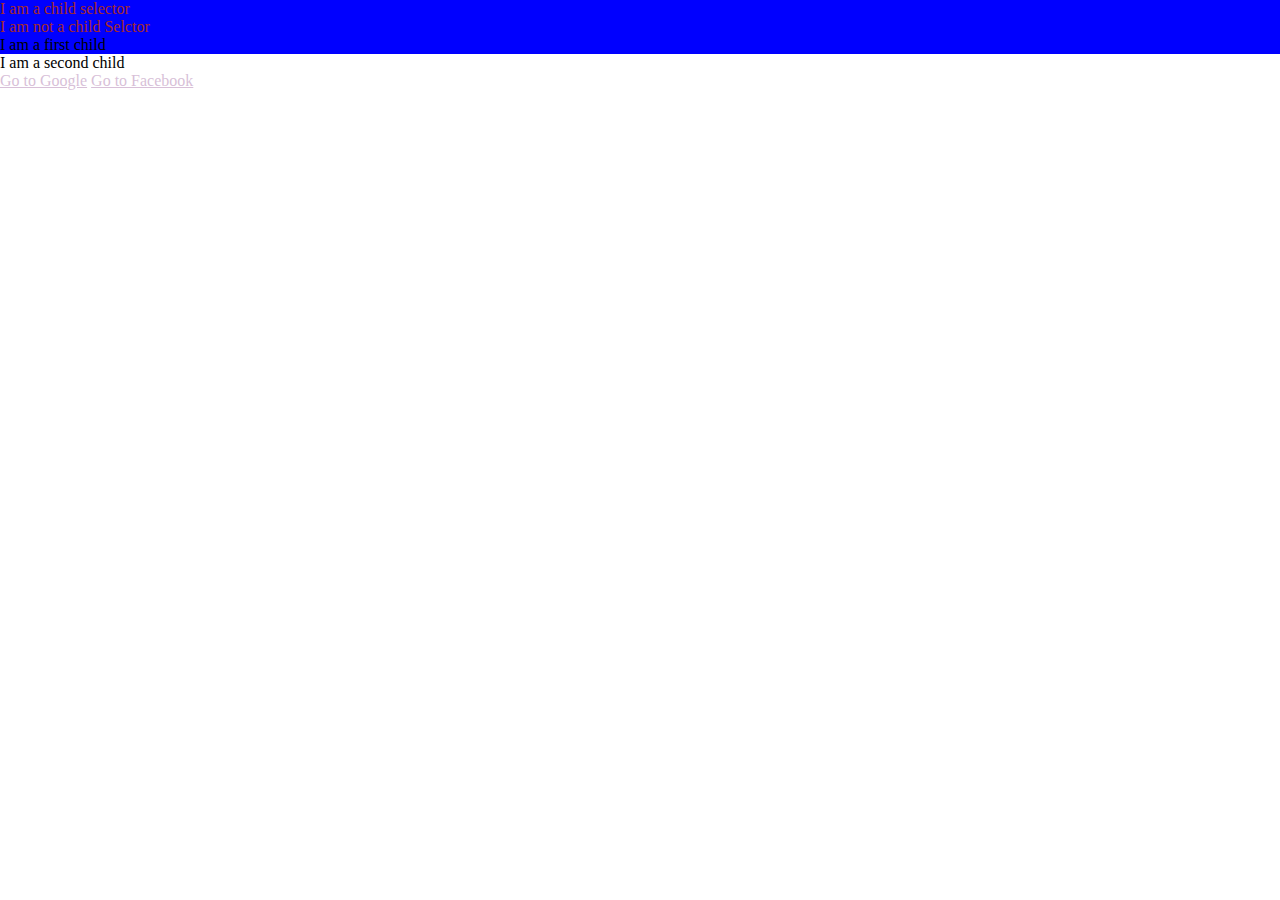
<file: index.html>
<!DOCTYPE html>
<html lang="en">

<head>
    <meta charset="UTF-8">
    <meta name="viewport" content="width=device-width, initial-scale=1.0">
    <title>Css Selector</title>
</head>

<body>
   
    <style>

        /* Child Selector */
    div > p{
        color: thistle;
    }
    /* <!-- Descedent Selector --> */

    div p{
        color: brown;
        background-color: yellow;
    }

    /* Universal Selector */
    *{
        margin: 0;
        padding: 0;
    }

    /* pseudo selectors */
    a:visited{
        color: red;
    }
    a:link{
        color: thistle;
    }
    a:active{
        background-color: yellow;
    }

    a:hover{
        background-color: green;
    }
    p:first-child{
        background-color: blue;
    }

    </style>

    <div>
        <p>
            I am a child selector
        </p>
    </div>

    <div>
        <article>
            <p>I am not a child Selctor</p>
        </article>
    </div>

    <main>
        <p>I am a first child</p>
        <p>I am a second child</p>
    </main>

    <a target="_blank" href="https://google.com">Go to Google</a>
    <a target="_blank" href="https://facebook.com">Go to Facebook</a>

</body>

</html>
</file>
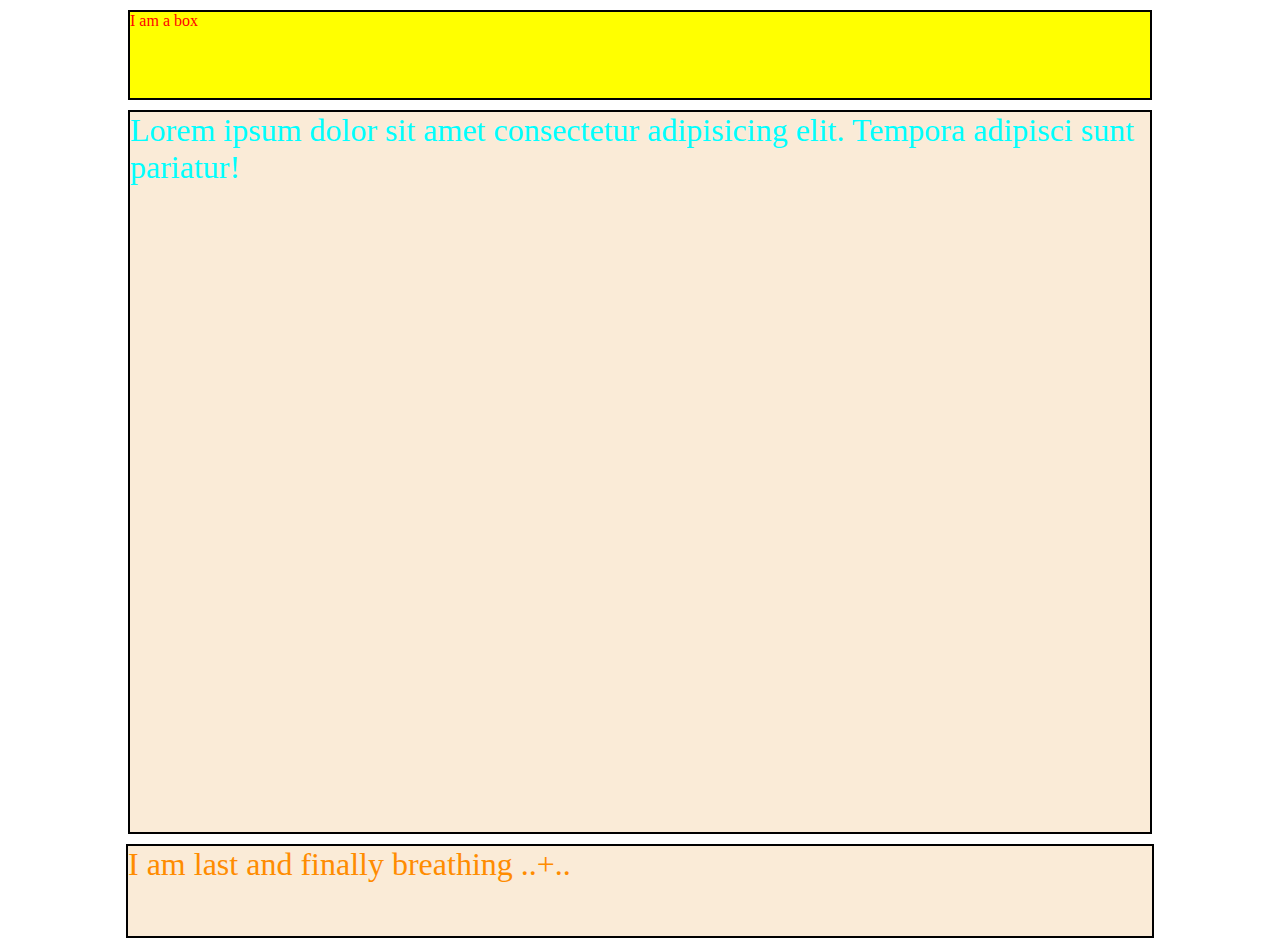
<file: practise/index.html>
<!DOCTYPE html>
<html lang="en">

<head>
    <meta charset="UTF-8">
    <meta name="viewport" content="width=device-width, initial-scale=1.0">
    <title>CSS units</title>
</head>

<body>

    <style>

        /*  rem stands for root element and inherists the property of root
            em stands for element and inherits the property of parent */

        html{
            /* font-size: 22px; */
        }


        * {
            margin: 0;
            padding: 0;
        }

        .box {
            box-sizing: border-box;
            border: 2px solid black;
            color: red;
            background-color: yellow;
            margin: 10px auto;
            width: 80vw;
            min-height: 10vh;
            
        }

        .container {
            box-sizing: border-box;
            color: aqua;
            border: 2px solid black;
            background-color: antiquewhite;
            font-size: 16px;
            width: 80vw;
            margin: 10px auto;
            min-height: 40vh;
        }

        .container p{
            font-size: 2rem;
            min-height: 80vh;
        }
        
        .last{
            border: 2px solid black;
            background-color: antiquewhite;
            color: darkorange;
            width: 80vw;
            margin: auto;
            font-size: 2em;
            min-height: 10vh;
        }
    </style>
    <div class="box">
        I am a box
    </div>

    <div class="container">
        <p>
            Lorem ipsum dolor sit amet consectetur adipisicing elit. Tempora adipisci sunt pariatur!
        </p>
    </div>

    <div class="last">
        I am last and finally breathing ..+..
    </div>


</body>

</html>
</file>
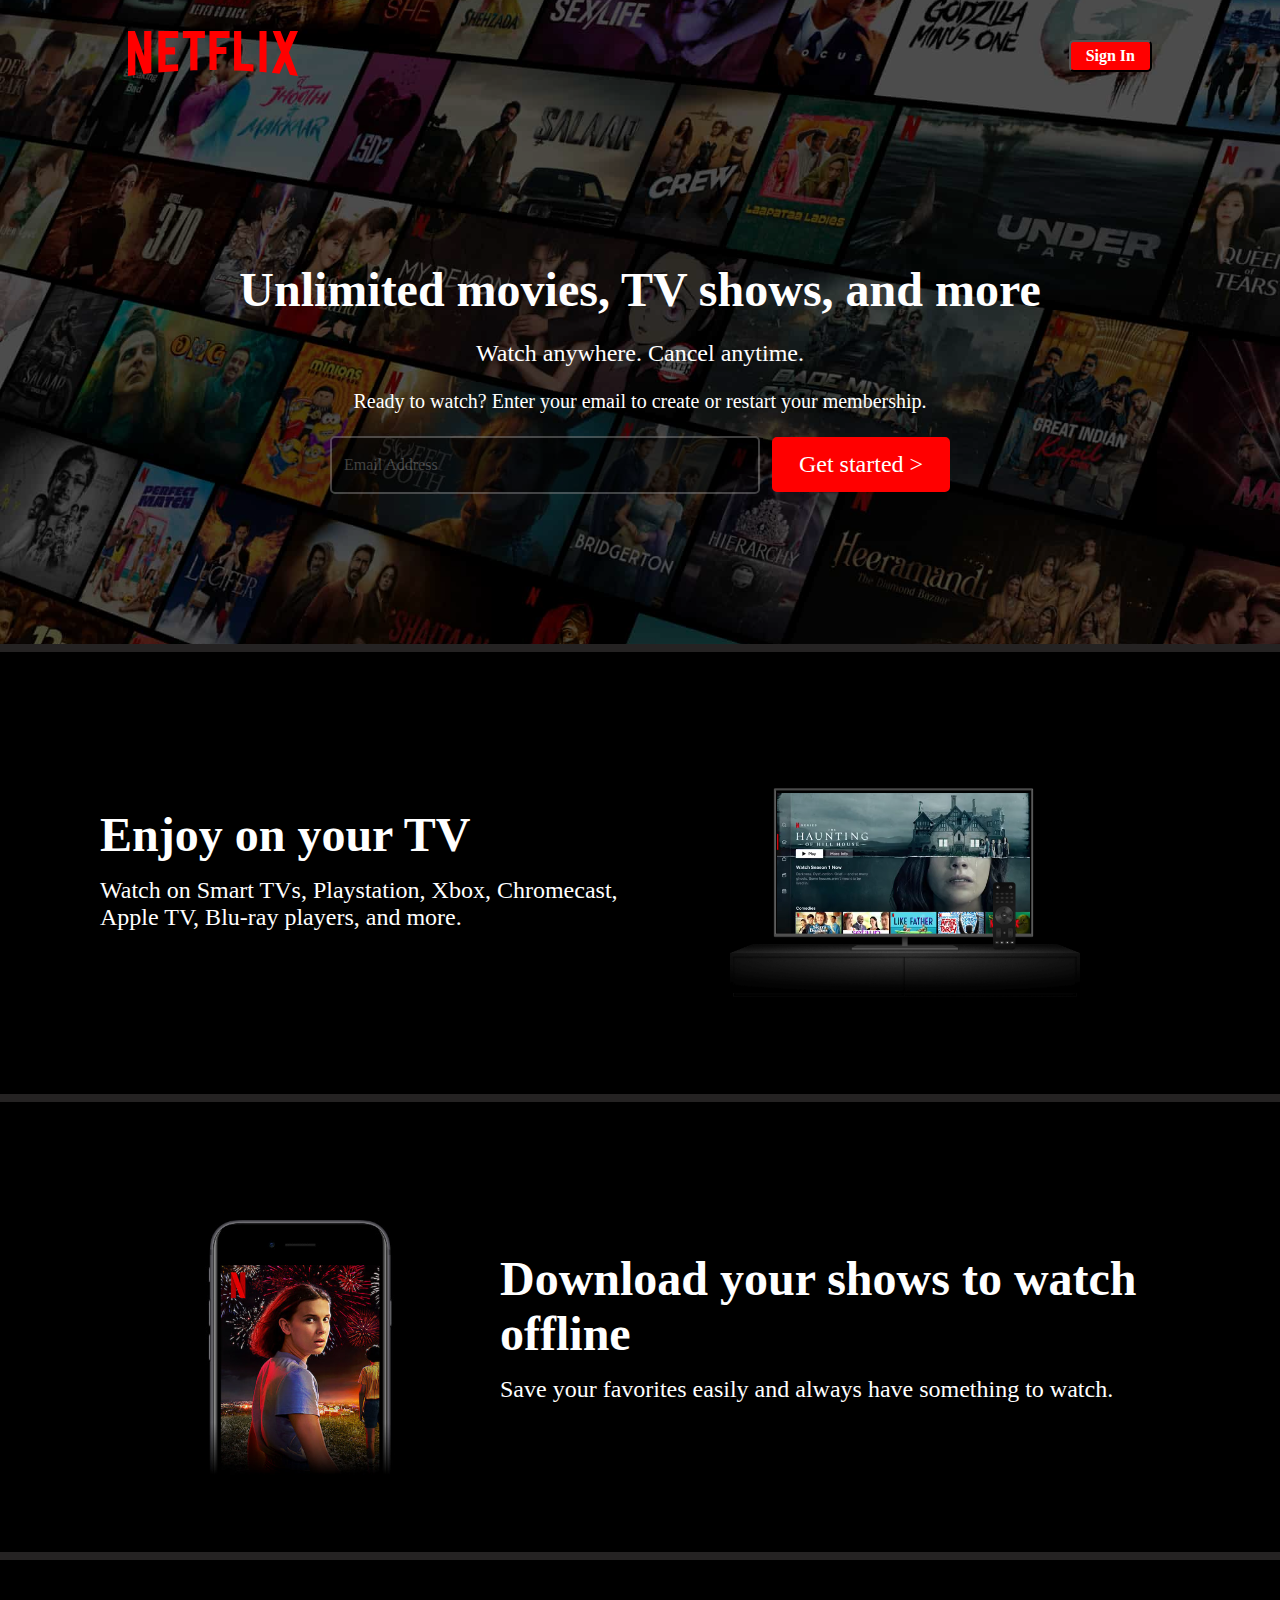
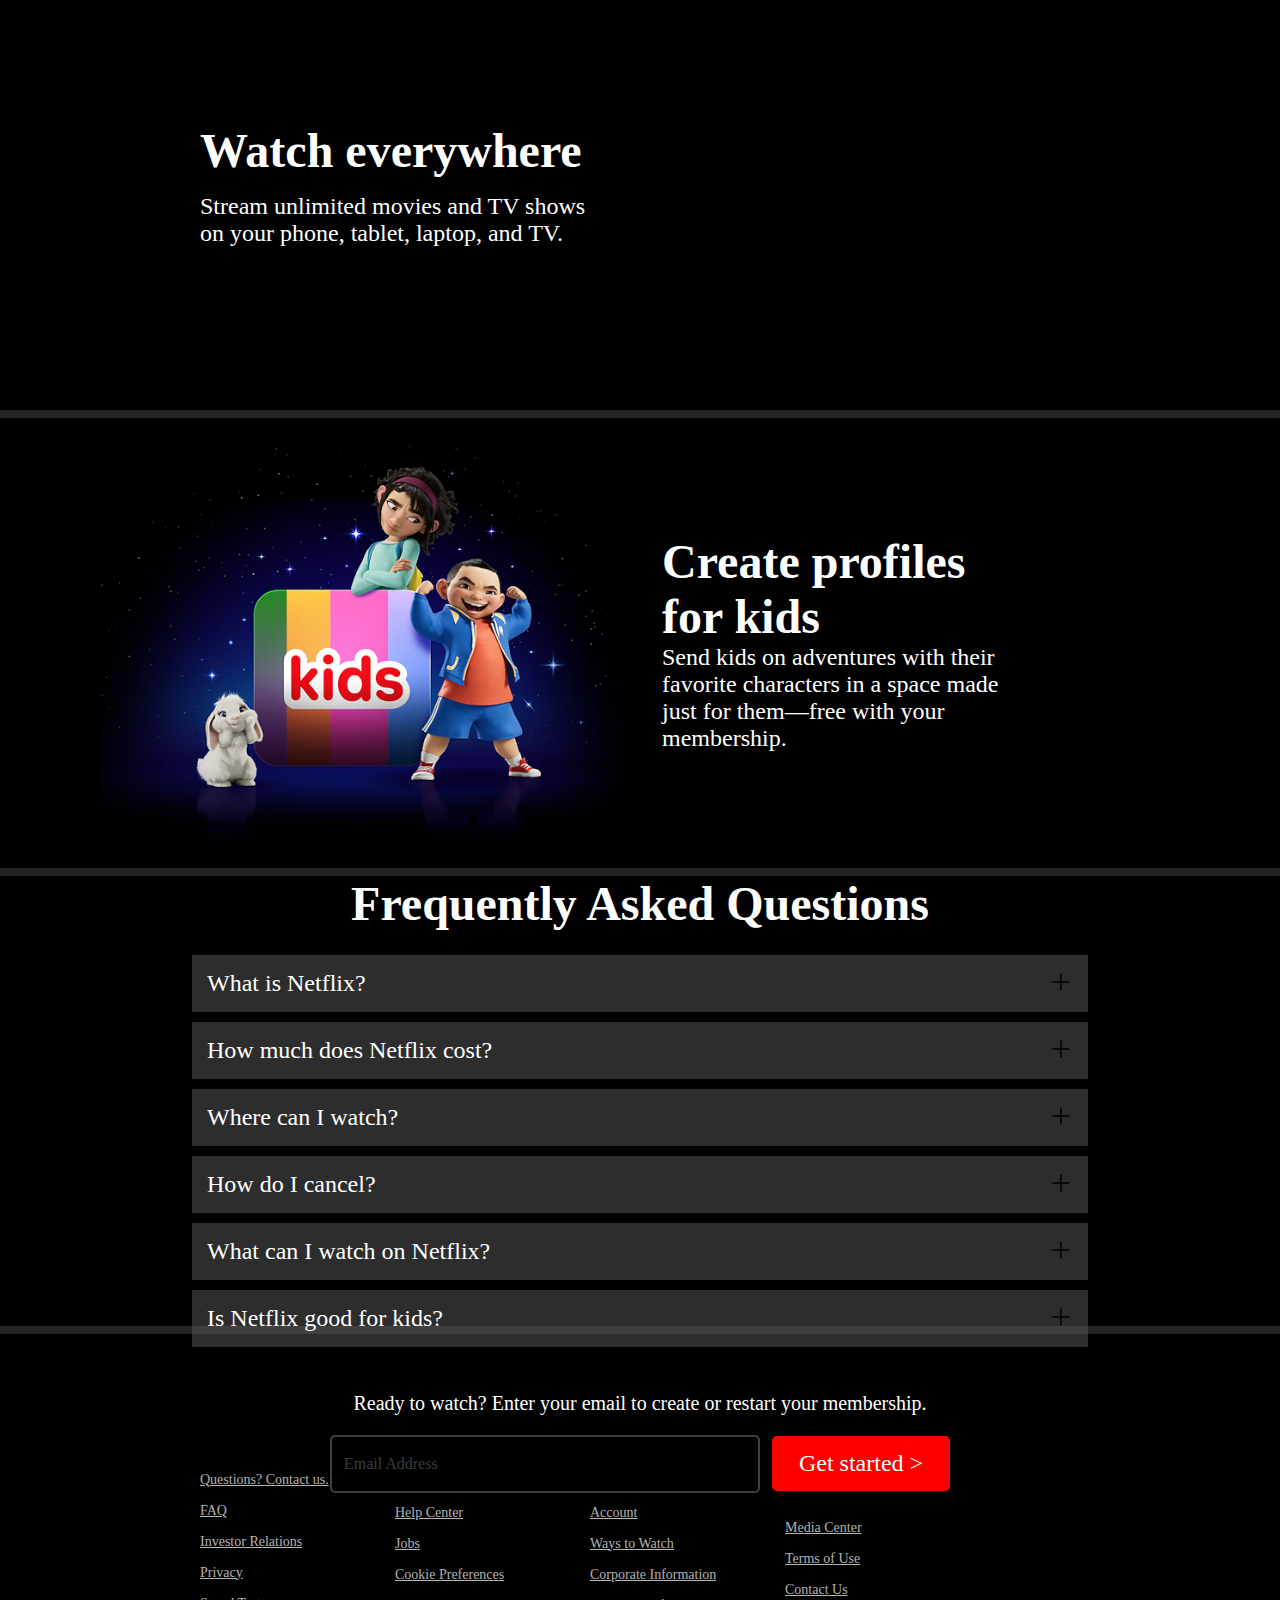
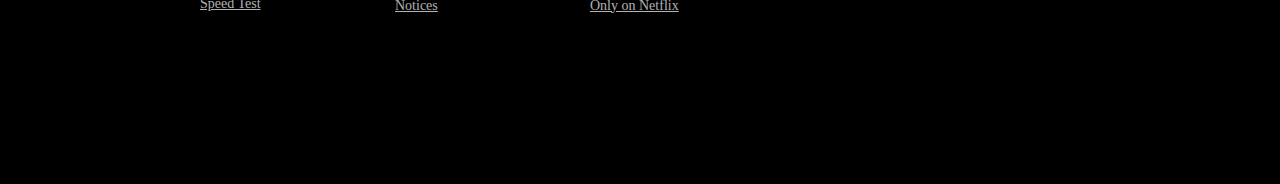
<file: Projects/Netflix Clone Responsive/index.html>
<!DOCTYPE html>
<html lang="en">

<head>
    <meta charset="UTF-8">
    <meta name="viewport" content="width=device-width, initial-scale=1.0">
    <title>Document</title>
    <link rel="stylesheet" href="style.css">
</head>

<body>
    <div class="main">
        <nav>
            <span><img width="170px" src="image/logo.svg" alt=""></span>
            <div>
                <button>Sign In</button>
            </div>
        </nav>
        <div class="box"></div>
        <div class="body1">
            <span>Unlimited movies, TV shows, and more</span>
            <span>Watch anywhere. Cancel anytime.</span>
            <span>Ready to watch? Enter your email to create or restart your membership.</span>
            <div class="body1-buttons">
                <input type="text" placeholder="Email Address">
                <button>Get started &gt</button>
            </div>
        </div>

        <div class="seperator"></div>
    </div>

    <section class="first">
        <div class="text1">
            <div>Enjoy on your TV</div>
            <div>Watch on Smart TVs, Playstation, Xbox, Chromecast, Apple TV, Blu-ray players, and more.</div>
        </div>
        <div class="tv">     
                <img src="image/img3.png" alt="">
                <video src="Video2/video1.m4v" autoplay loop muted></video>
        </div>
    </section>

    <div class="seperator"></div>

    <section class="second">
        <div class="phone">
            <img src="image/img2.jpg" alt="">
        </div>
        <div class="text2">
            <div>Download your shows to watch offline</div>
            <div>Save your favorites easily and always have something to watch.</div>
        </div>
    </section>
    <div class="seperator"></div>

    <section class="third">
        <div class="text3">
            <div>Watch everywhere</div>
            <div>Stream unlimited movies and TV shows on your phone, tablet, laptop, and TV.</div>
        </div>
        <div class="box"></div>
    </section>

    <div class="seperator"></div>

    <section class="fourth">
        <div><img src="image/img4.png" alt=""></div>
        <div class="text4">
            <div>Create profiles for kids</div>
            <div>Send kids on adventures with their favorite characters in a space made just for them—free with your
                membership.</div>
        </div>
    </section>

    <div class="seperator"></div>

    <section class="fifth">
        <h2>Frequently Asked Questions</h2>
        <div class="faq">
            <div>What is Netflix?</div>
            <svg xmlns="http://www.w3.org/2000/svg" viewBox="0 0 24 24" width="24" height="24" color="#000000"
                fill="none">
                <path d="M12 4V20M20 12H4" stroke="currentColor" stroke-width="1.5" stroke-linecap="round"
                    stroke-linejoin="round" />
            </svg>
        </div>
        <div class="faq">
            <div>How much does Netflix cost?</div>
            <svg xmlns="http://www.w3.org/2000/svg" viewBox="0 0 24 24" width="24" height="24" color="#000000"
                fill="none">
                <path d="M12 4V20M20 12H4" stroke="currentColor" stroke-width="1.5" stroke-linecap="round"
                    stroke-linejoin="round" />
            </svg>
        </div>
        <div class="faq">
            <div>Where can I watch?</div>
            <svg xmlns="http://www.w3.org/2000/svg" viewBox="0 0 24 24" width="24" height="24" color="#000000"
                fill="none">
                <path d="M12 4V20M20 12H4" stroke="currentColor" stroke-width="1.5" stroke-linecap="round"
                    stroke-linejoin="round" />
            </svg>
        </div>
        <div class="faq">
            <div>How do I cancel?</div>
            <svg xmlns="http://www.w3.org/2000/svg" viewBox="0 0 24 24" width="24" height="24" color="#000000"
                fill="none">
                <path d="M12 4V20M20 12H4" stroke="currentColor" stroke-width="1.5" stroke-linecap="round"
                    stroke-linejoin="round" />
            </svg>
        </div>
        <div class="faq">
            <div>What can I watch on Netflix?</div>
            <svg xmlns="http://www.w3.org/2000/svg" viewBox="0 0 24 24" width="24" height="24" color="#000000"
                fill="none">
                <path d="M12 4V20M20 12H4" stroke="currentColor" stroke-width="1.5" stroke-linecap="round"
                    stroke-linejoin="round" />
            </svg>
        </div>
        <div class="faq">
            <div>Is Netflix good for kids?</div>
            <svg xmlns="http://www.w3.org/2000/svg" viewBox="0 0 24 24" width="24" height="24" color="#000000"
                fill="none">
                <path d="M12 4V20M20 12H4" stroke="currentColor" stroke-width="1.5" stroke-linecap="round"
                    stroke-linejoin="round" />
            </svg>
        </div>
        <div class="faq-next">
            <span>Ready to watch? Enter your email to create or restart your membership.</span>
            <div class="body1-buttons">
                <input type="text" placeholder="Email Address">
                <button>Get started &gt</button>
            </div>
        </div>
    </section>

    <div class="seperator"></div>

    <footer>
        <div class="footer">
            <div class="footer-1">
                Questions? Contact us.
                <div>FAQ</div>
                <div>Investor Relations</div>
                <div>Privacy</div>
                <div>Speed Test</div>
            </div>
            <div class="footer-2">
                <div>Help Center</div>
                <div>Jobs</div>
                <div>Cookie Preferences</div>
                <div>Notices</div>
            </div>
            <div class="footer-3">
                <div>Account</div>
                <div>Ways to Watch</div>
                <div>Corporate Information</div>
                <div>Only on Netflix</div>
            </div>
            <div class="footer-4">
                <div>Media Center</div>
                <div>Terms of Use</div>
                <div>Contact Us</div>
            </div>
        </div>
    </footer>
</body>

</html>
</file>
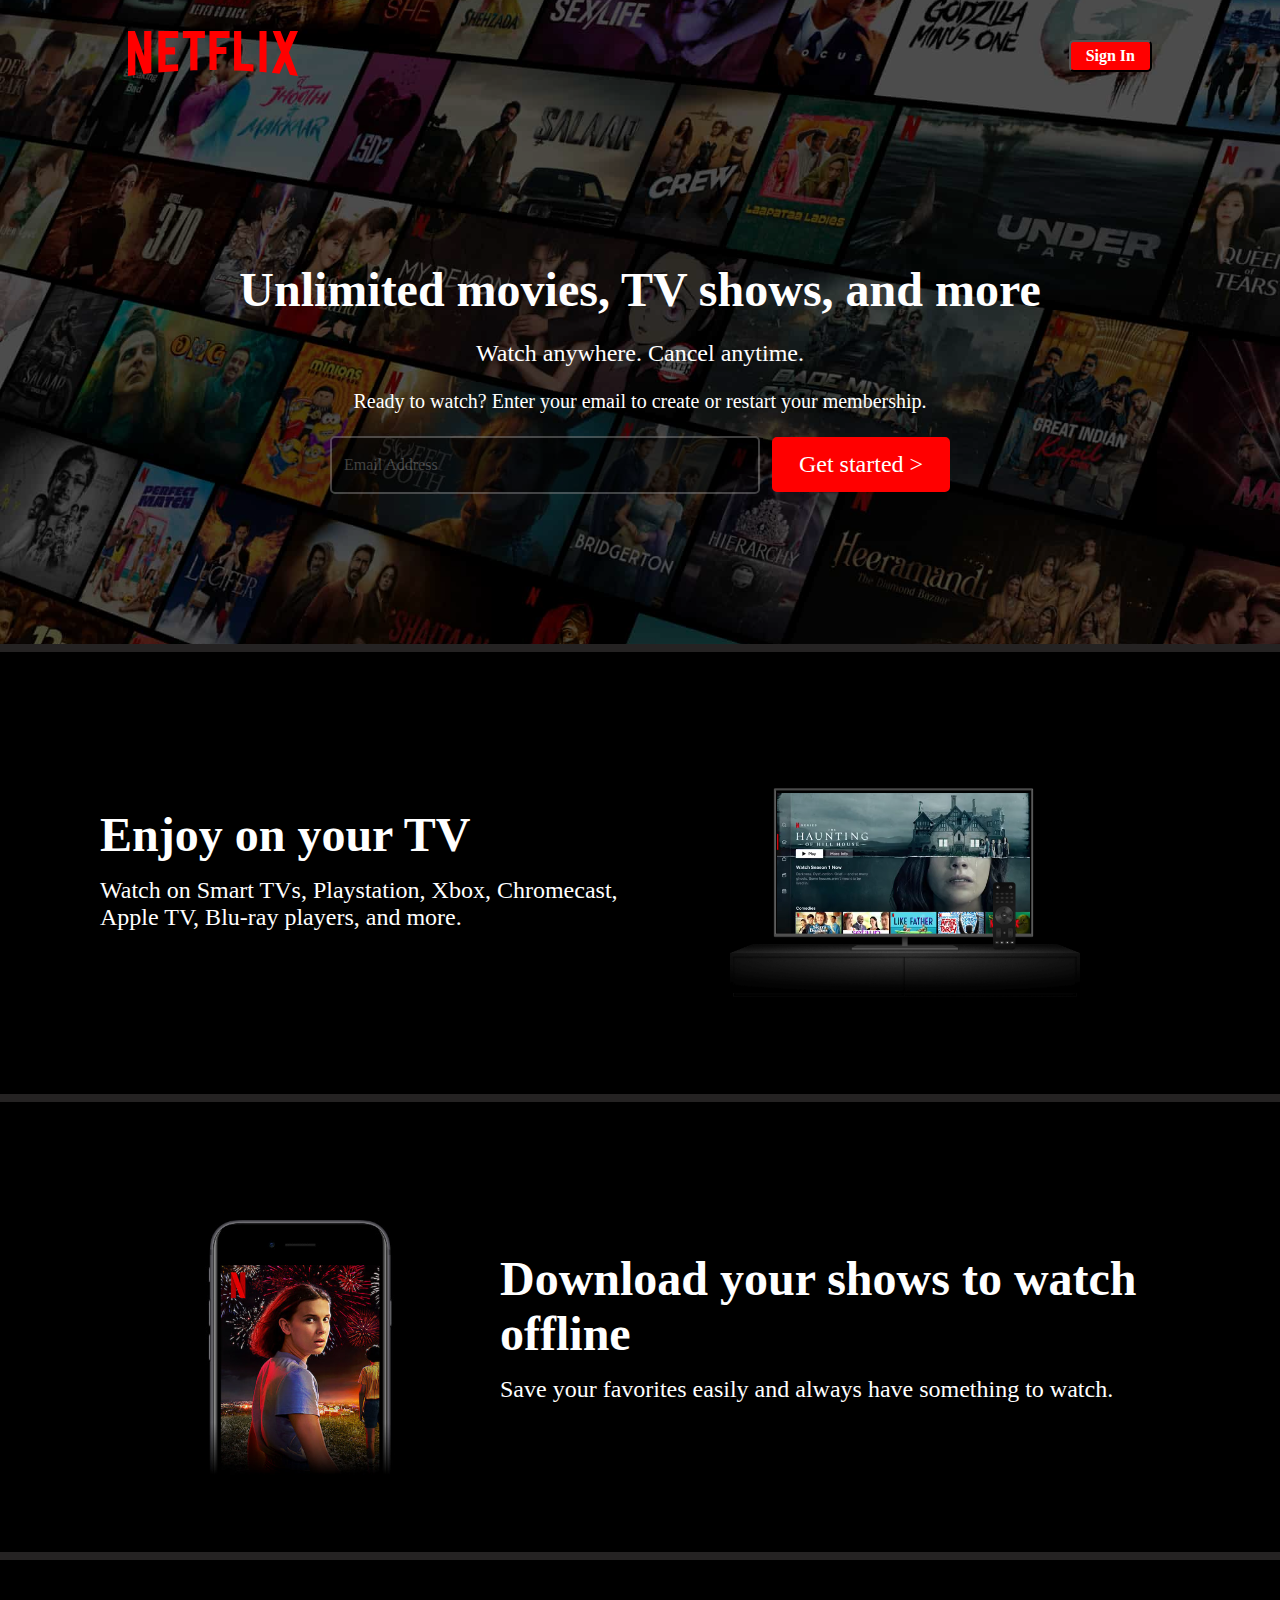
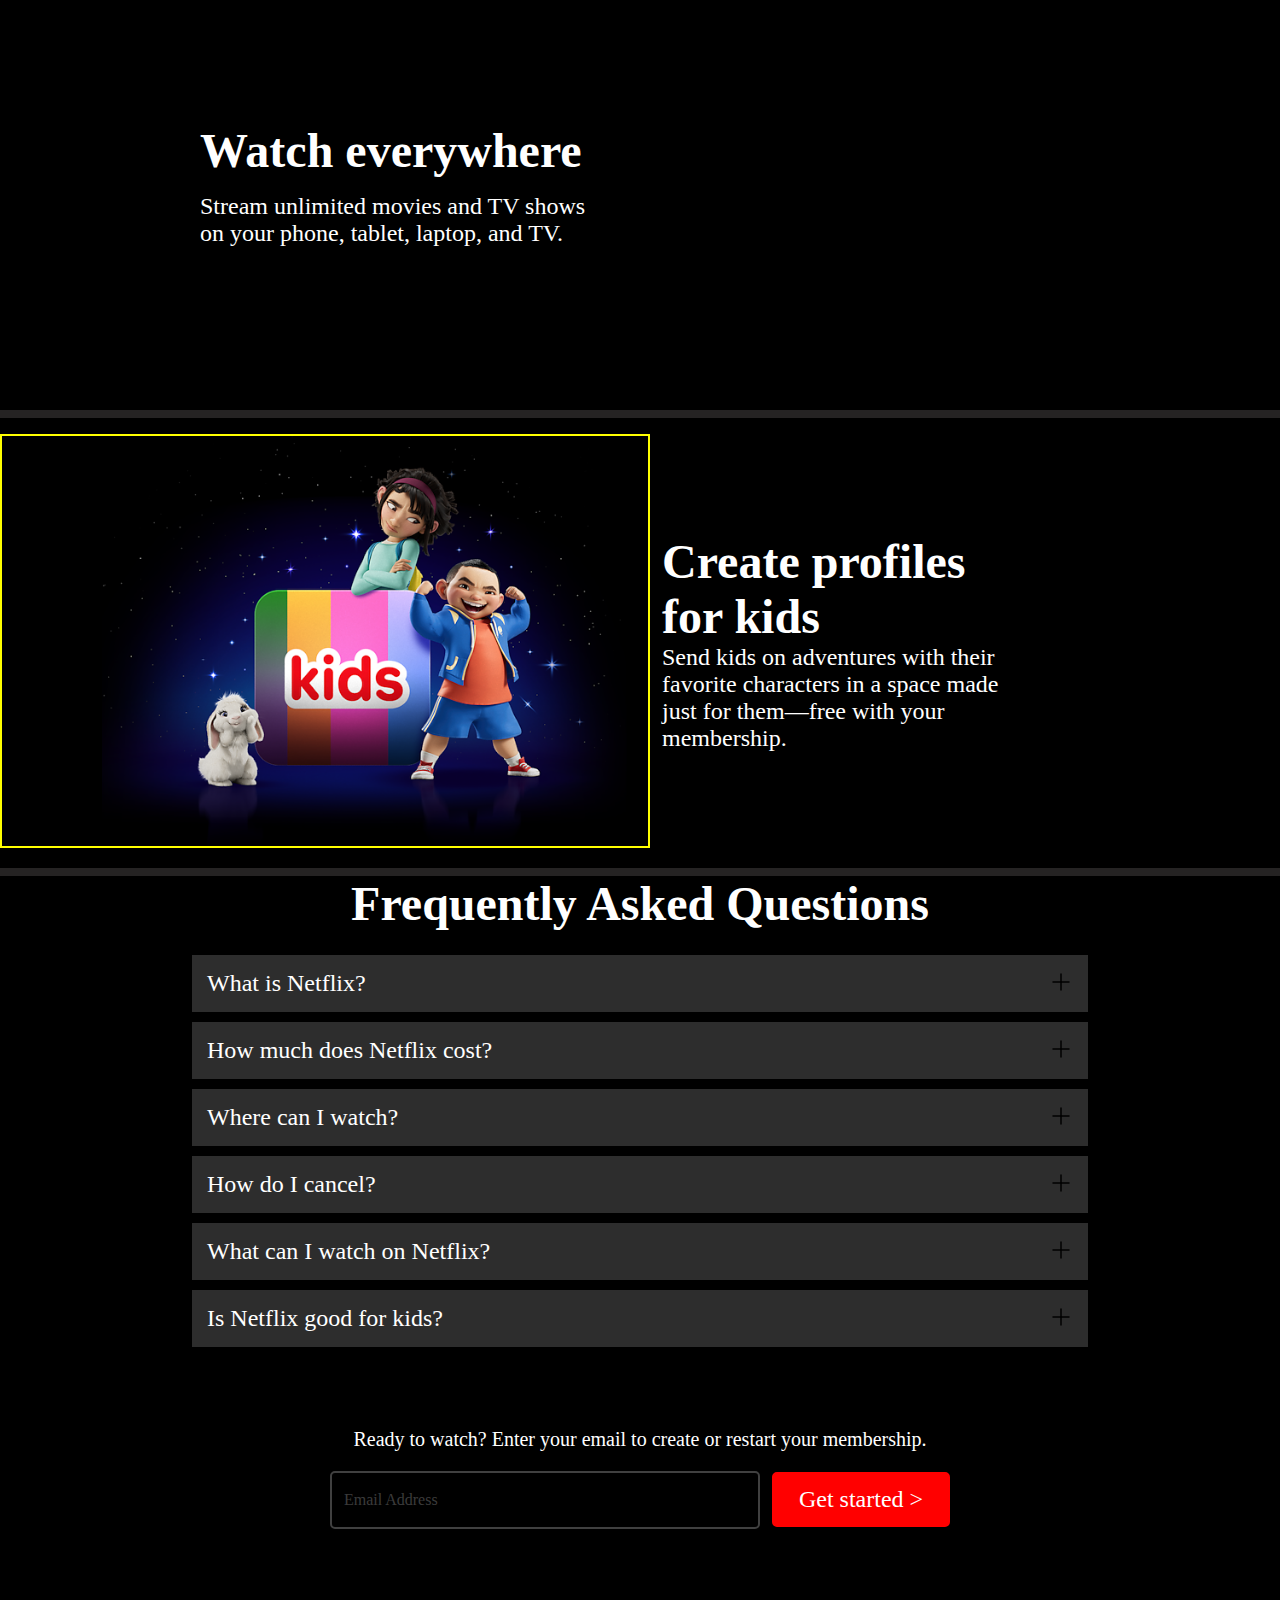
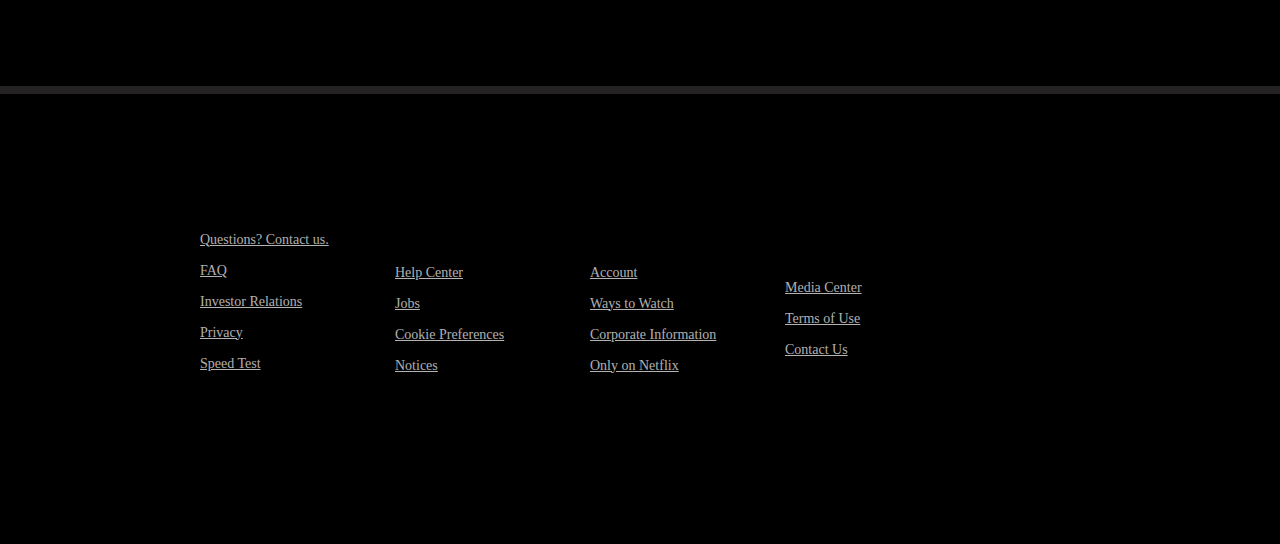
<file: Projects/Netflix clone/index.html>
<!DOCTYPE html>
<html lang="en">

<head>
    <meta charset="UTF-8">
    <meta name="viewport" content="width=device-width, initial-scale=1.0">
    <title>Document</title>
    <link rel="stylesheet" href="style.css">
</head>

<body>
    <div class="main">
        <nav>
            <span><img width="170px" src="image/logo.svg" alt=""></span>
            <div>
                <button>Sign In</button>
            </div>
        </nav>
        <div class="box"></div>
        <div class="body1">
            <span>Unlimited movies, TV shows, and more</span>
            <span>Watch anywhere. Cancel anytime.</span>
            <span>Ready to watch? Enter your email to create or restart your membership.</span>
            <div class="body1-buttons">
                <input type="text" placeholder="Email Address">
                <button>Get started &gt</button>
            </div>
        </div>

        <div class="seperator"></div>
    </div>

    <section class="first">
        <div class="text1">
            <div>Enjoy on your TV</div>
            <div>Watch on Smart TVs, Playstation, Xbox, Chromecast, Apple TV, Blu-ray players, and more.</div>
        </div>
        <div class="tv">
            <img src="image/img3.png" alt="">
            <video src="Video2/video1.m4v" autoplay loop muted></video>
        </div>
    </section>

    <div class="seperator"></div>

    <section class="second">
        <div class="phone">
            <img src="image/img2.jpg" alt="">
        </div>
        <div class="text2">
            <div>Download your shows to watch offline</div>
            <div>Save your favorites easily and always have something to watch.</div>
        </div>
    </section>
    <div class="seperator"></div>

    <section class="third">
        <div class="text3">
            <div>Watch everywhere</div>
            <div>Stream unlimited movies and TV shows on your phone, tablet, laptop, and TV.</div>
        </div>
        <div class="box"></div>
    </section>

    <div class="seperator"></div>

    <section class="fourth">
        <div><img src="image/img4.png" alt=""></div>
        <div class="text4">
            <div>Create profiles for kids</div>
            <div>Send kids on adventures with their favorite characters in a space made just for them—free with your
                membership.</div>
        </div>
    </section>

    <div class="seperator"></div>

    <section class="fifth">
        <h2>Frequently Asked Questions</h2>
        <div class="faq">
            <div>What is Netflix?</div>
            <svg xmlns="http://www.w3.org/2000/svg" viewBox="0 0 24 24" width="24" height="24" color="#000000"
                fill="none">
                <path d="M12 4V20M20 12H4" stroke="currentColor" stroke-width="1.5" stroke-linecap="round"
                    stroke-linejoin="round" />
            </svg>
        </div>
        <div class="faq">
            <div>How much does Netflix cost?</div>
            <svg xmlns="http://www.w3.org/2000/svg" viewBox="0 0 24 24" width="24" height="24" color="#000000"
                fill="none">
                <path d="M12 4V20M20 12H4" stroke="currentColor" stroke-width="1.5" stroke-linecap="round"
                    stroke-linejoin="round" />
            </svg>
        </div>
        <div class="faq">
            <div>Where can I watch?</div>
            <svg xmlns="http://www.w3.org/2000/svg" viewBox="0 0 24 24" width="24" height="24" color="#000000"
                fill="none">
                <path d="M12 4V20M20 12H4" stroke="currentColor" stroke-width="1.5" stroke-linecap="round"
                    stroke-linejoin="round" />
            </svg>
        </div>
        <div class="faq">
            <div>How do I cancel?</div>
            <svg xmlns="http://www.w3.org/2000/svg" viewBox="0 0 24 24" width="24" height="24" color="#000000"
                fill="none">
                <path d="M12 4V20M20 12H4" stroke="currentColor" stroke-width="1.5" stroke-linecap="round"
                    stroke-linejoin="round" />
            </svg>
        </div>
        <div class="faq">
            <div>What can I watch on Netflix?</div>
            <svg xmlns="http://www.w3.org/2000/svg" viewBox="0 0 24 24" width="24" height="24" color="#000000"
                fill="none">
                <path d="M12 4V20M20 12H4" stroke="currentColor" stroke-width="1.5" stroke-linecap="round"
                    stroke-linejoin="round" />
            </svg>
        </div>
        <div class="faq">
            <div>Is Netflix good for kids?</div>
            <svg xmlns="http://www.w3.org/2000/svg" viewBox="0 0 24 24" width="24" height="24" color="#000000"
                fill="none">
                <path d="M12 4V20M20 12H4" stroke="currentColor" stroke-width="1.5" stroke-linecap="round"
                    stroke-linejoin="round" />
            </svg>
        </div>
        <div class="faq-next">
            <span>Ready to watch? Enter your email to create or restart your membership.</span>
            <div class="body1-buttons">
                <input type="text" placeholder="Email Address">
                <button>Get started &gt</button>
            </div>
        </div>
    </section>

    <div class="seperator"></div>

    <footer>
        <div class="footer">
            <div class="footer-1">
                Questions? Contact us.
                <div>FAQ</div>
                <div>Investor Relations</div>
                <div>Privacy</div>
                <div>Speed Test</div>
            </div>
            <div class="footer-2">
                <div>Help Center</div>
                <div>Jobs</div>
                <div>Cookie Preferences</div>
                <div>Notices</div>
            </div>
            <div class="footer-3">
                <div>Account</div>
                <div>Ways to Watch</div>
                <div>Corporate Information</div>
                <div>Only on Netflix</div>
            </div>
            <div class="footer-4">
                <div>Media Center</div>
                <div>Terms of Use</div>
                <div>Contact Us</div>
            </div>
        </div>
    </footer>
</body>

</html>
</file>
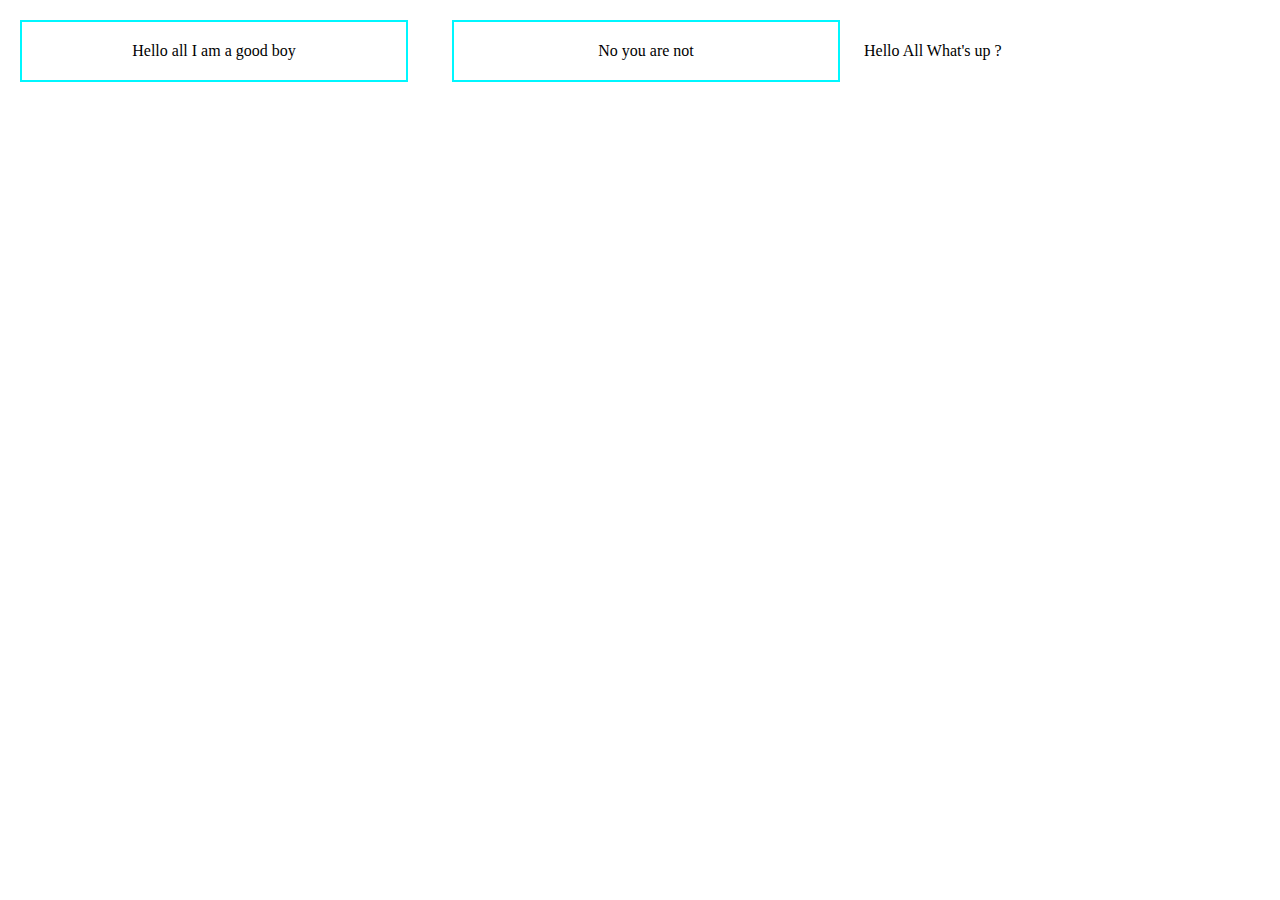
<file: Practice/Display CSS.html>
<!DOCTYPE html>
<html lang="en">

<head>
    <meta charset="UTF-8">
    <meta name="viewport" content="width=device-width, initial-scale=1.0">
    <title>Display Property</title>
</head>

<body>

    <style>
        * {
            padding: 0;
            margin: 0;
        }

        .box {
            border: 2px solid rgb(0, 247, 255);
            display: inline-block;
            padding: 20px;
            margin: 20px;
            width: 344px;
            display: inline-flex;
            justify-content: center;

        }

        .box1 {
            /* display: none;
            visibility: hidden; */
        }
    </style>

    <div class="box">
        Hello all I am a good boy
    </div>

    <div class="box">
        No you are not
    </div>
    <span>
        Hello
    </span>

    <span>
        All What's up ?
    </span>

</body>

</html>
</file>
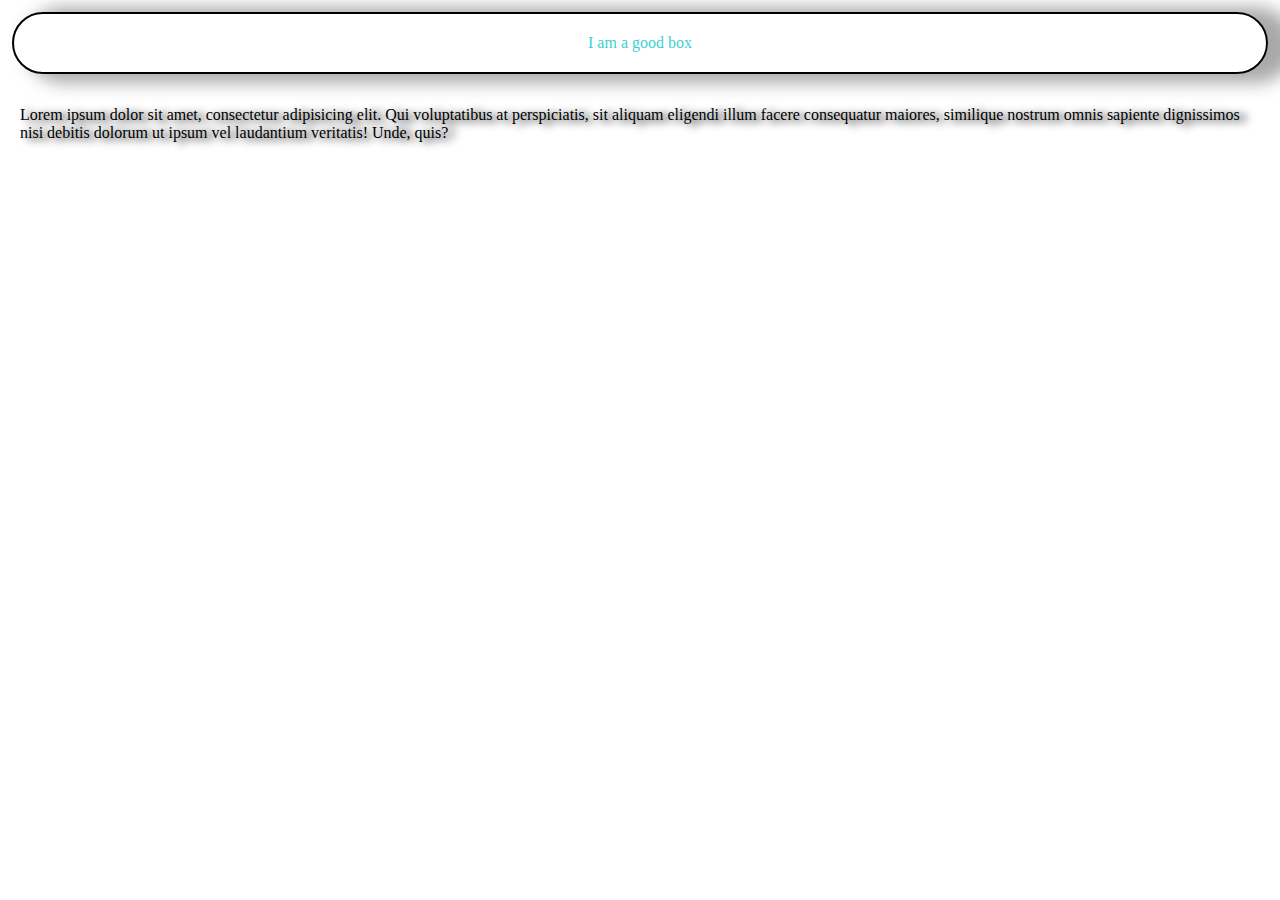
<file: Practice/shadow.html>
<!DOCTYPE html>
<html lang="en">

<head>
    <meta charset="UTF-8">
    <meta name="viewport" content="width=device-width, initial-scale=1.0">
    <title>Shadows</title>
</head>

<body>

    <style>
        * {
            margin: 0;
            padding: 0;
        }

        .box {
            border: 2px solid black;
            padding: 20px;
            color: rgb(61, 209, 209);
            box-shadow: 20px 2px 17px 7px #00000057;
            margin: 12px;
            border-radius: 44px;
            display: flex;
            justify-content: center;
            
        }

        .text-shadow {
            text-shadow: 7px 2px 8px #000000;
            padding: 20px;

        }
    </style>
    <div class="box">
        I am a good box
    </div>

    <p class="text-shadow">
        Lorem ipsum dolor sit amet, consectetur adipisicing elit. Qui voluptatibus at perspiciatis, sit aliquam eligendi
        illum facere consequatur maiores, similique nostrum omnis sapiente dignissimos nisi debitis dolorum ut ipsum vel
        laudantium veritatis! Unde, quis?
    </p>
</body>

</html>
</file>
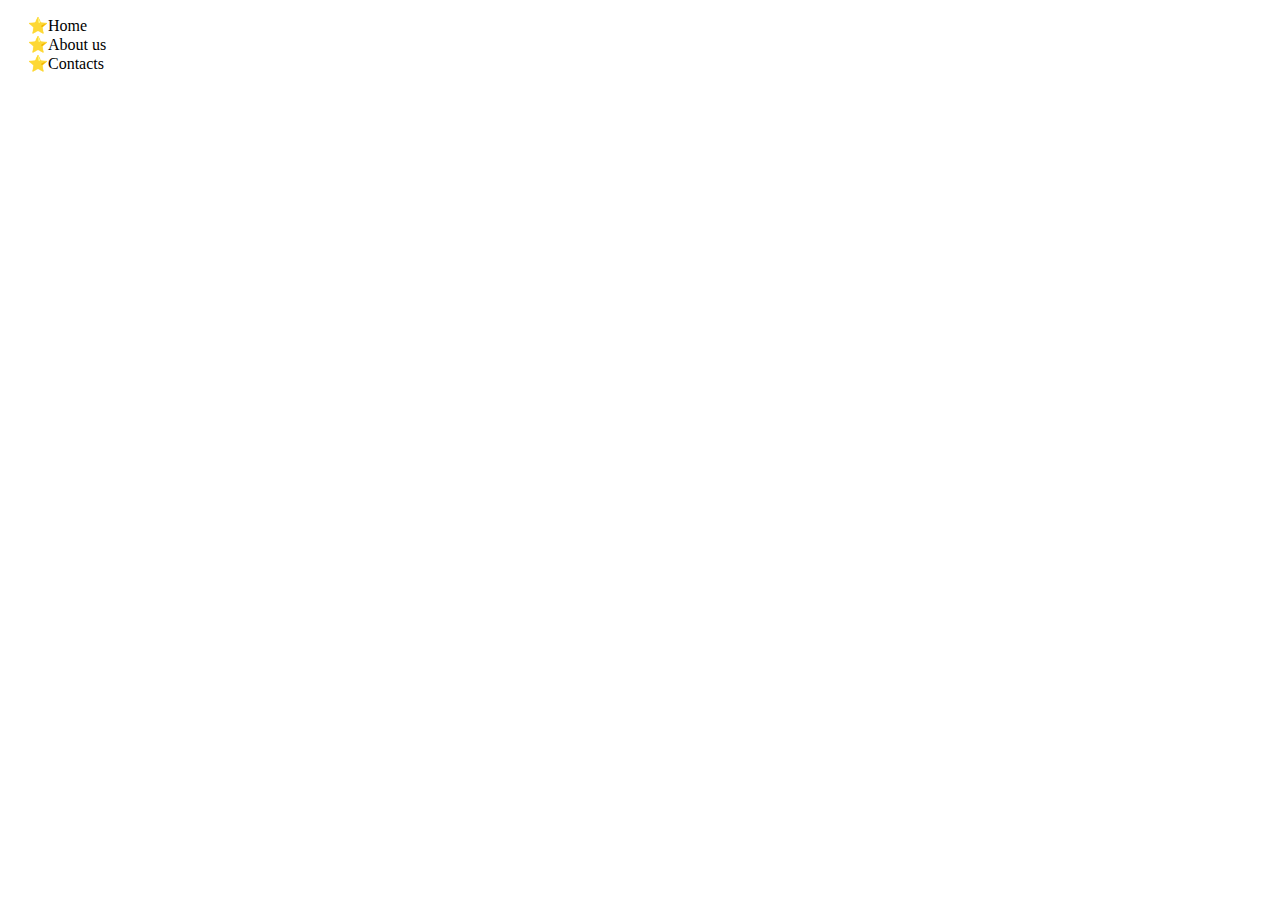
<file: Practice/Styling lists.html>
<!DOCTYPE html>
<html lang="en">
<head>
    <meta charset="UTF-8">
    <meta name="viewport" content="width=device-width, initial-scale=1.0">
    <title>Styling lists using CSS</title>
    <link rel="stylesheet" href="style.css">
</head>
<body>
    
    <nav>
        <ul>
            <li>Home</li>
            <li>About us</li>
            <li>Contacts</li>
        </ul>
    </nav>
</body>
</html>
</file>
<file: Projects/Netflix Clone Responsive/style.css>
* {
    margin: 0;
    padding: 0;
    font-family: Segoe UI;
    box-sizing: border-box;
}

body {
    background-color: black;

}

.main {
    /* border: 2px solid yellow; */
    height: 644px;
    background-image: url(image/img1.jpg);
    background-position: center center;
    background-repeat: no-repeat;
    background-size: 100vw;
    position: relative;
}

.main .box {
    /* border: 2px solid yellow; */
    height: 644px;
    width: 100vw;
    opacity: 0.6;
    background-color: black;
    position: absolute;
    top: 0;
}

nav {
    /* box-sizing: border-box; */
    /* border: 2px solid yellow; */
    max-width: 80vw;
    margin: auto;
    display: flex;
    justify-content: space-between;
    align-items: center;
    height: 111px;

}

nav img {
    /* border: 2px solid yellow; */
    position: relative;
    z-index: 1;
}

nav button {
    /* border: 2px solid rgb(255, 145, 0); */
    position: relative;
    z-index: 1;
    color: white;
    background-color: red;
    padding: 5px 15px;
    font-size: 16px;
    font-weight: 600;
    border-radius: 5px;
}

.main .body1 {
    height: calc(100% - 111px);
    color: white;
    position: relative;
    display: flex;
    flex-direction: column;
    justify-content: center;
    align-items: center;
    gap: 23px;
}

.body1>:nth-child(1) {
    font-size: 48px;
    font-weight: 900;
    text-align: center;
}

.body1>:nth-child(2) {
    font-size: 24px;
    font-weight: 400;
    text-align: center;
}

.body1>:nth-child(3) {
    font-size: 20px;
    font-weight: 400;
    text-align: center;
}


.body1-buttons {
    width: 100%;
    display: flex;
    justify-content: center;
    align-items: center;
    gap: 12px;
    flex-wrap: wrap;

}

.body1-buttons input {
    padding: 18px 214px 18px 12px;
    background-color: black;
    opacity: 0.5;
    color: white;
    border-radius: 5px;
    font-size: 16px;
    font-weight: 400;
    border: 2px solid grey;
}

.body1-buttons button {
    background-color: red;
    color: white;
    font-size: 24px;
    font-weight: 500;
    padding: 12px 25px;
    border-radius: 5px;
    border: 2px solid red;

}

.seperator {
    height: 8px;
    background-color: rgba(97, 94, 94, 0.377);
}

.first {
    /* border: 2px solid yellow; */
    height: 450px;
    color: white;
    display: flex;
    justify-content: center;
    align-items: center;

}

.text1 {
    padding: 100px;
}


.text1 :nth-child(1) {
    font-size: 48px;
    font-weight: 900;
    margin-bottom: 15px;
}

.text1 :nth-child(2) {
    font-size: 24px;
    font-weight: 400;
}

.tv {
    padding-right: 200px;
    position: relative;
}


.tv img {
    width: 350px;
    position: relative;
    z-index: 1;

}

.tv video {
    width: 253px;
    position: absolute;
    top: 57px;
    left: 47px;
}

.second {
    height: 450px;
    color: white;
    display: flex;
    justify-content: center;
    align-items: center;
}

.phone img {
    width: 500px;
    padding-left: 100px;
}

.text2 {
    padding-right: 100px;
}

.text2 :nth-child(1) {
    font-size: 48px;
    font-weight: 900;
    margin-bottom: 15px;
}

.text2 :nth-child(2) {
    font-size: 24px;
    font-weight: 400;

}

.third {
    height: 450px;
    color: white;
    display: flex;
    justify-content: center;
    align-items: center;
}

.text3 {
    padding-left: 200px;
}

.text3 :nth-child(1) {
    font-size: 48px;
    font-weight: 900;
    margin-bottom: 15px;
}

.text3 :nth-child(2) {
    font-size: 24px;
    font-weight: 400;

}

.box {
    height: 400px;
    width: 250px;
    margin-right: 550px;
}

.fourth {
    height: 450px;
    color: white;
    display: flex;
    justify-content: center;
    align-items: center;
    text-wrap: wrap;
    gap: 12px;
}


.fourth img {
    width: 650px;
    padding-left: 100px;
}

.text4 {
    padding-right: 250px;
}

.text4 :nth-child(1) {
    font-size: 48px;
    font-weight: 900;
}

.text4 :nth-child(2) {
    font-size: 24px;
    font-weight: 400;
}

.fifth {
    height: 50vh;
    color: white;
    text-align: center;

}

.fifth h2 {
    font-size: 48px;
    font-weight: 900;
    margin-bottom: 24px;
}

.faq {
    width: 70vw;
    margin: auto;
    background-color: rgb(45, 45, 45);
    padding: 15px;
    font-size: 24px;
    font-weight: 400;
    display: flex;
    justify-content: space-between;
    margin-bottom: 10px;
}

.faq-next {
    margin-top: 50px;
    height: 20%;
    display: flex;
    justify-content: center;
    align-items: center;
    flex-direction: column;
}

.faq-next> :nth-child(1) {
    font-size: 20px;
    font-weight: 400;
    margin-bottom: 20px;
}


.footer {
    height: 450px;
    color: rgba(255, 255, 255, 0.7);
    display: grid;
    grid-template-columns: 1fr 1fr 1fr 1fr;
    padding: 0 300px 0 200px;
    text-decoration: underline;
    font-size: 14px;
}

.question {
    color: white;
}

.footer-1 {
    display: flex;
    flex-direction: column;
    justify-content: center;
    width: 150px;
    gap: 15px;

    margin-bottom: 35px;
}

.footer-2 {
    display: flex;
    flex-direction: column;
    justify-content: center;
    width: 150px;
    gap: 15px;
}

.footer-3 {
    display: flex;
    flex-direction: column;
    justify-content: center;
    width: 150px;
    gap: 15px;
}

.footer-4 {
    display: flex;
    flex-direction: column;
    justify-content: center;
    width: 150px;
    gap: 15px;
}


@media only screen and (max-width: 1120px) {

    .body1>:nth-child(1) {
        font-size: 33px;
        font-weight: 700;
        text-align: center;
    }

    .body1>:nth-child(2) {
        font-size: 18px;
        font-weight: 400;
        text-align: center;
    }

    .body1>:nth-child(3) {
        font-size: 18px;
        font-weight: 400;
        text-align: center;
    }

    .first {
        min-height: 650px;
        color: white;
        display: flex;
        flex-direction: column;
        justify-content: space-between;
        align-items: center;

    }

    .text1 {
        /* height: 100px; */
        display: flex;
        flex-direction: column;
        justify-content: center;
        align-items: center;
    }

    .text1 :nth-child(1) {
        font-size: 33px;
        font-weight: 700;
    }

    .text1 :nth-child(2) {
        font-size: 18px;
        font-weight: 400;
    }

    .tv {
        padding: 0 0 100px 10px;
        margin-bottom: 100px;
        /* height: 400px; */
        /* flex-direction: column;
        justify-content: center;
        align-items: center; */
    }

    .tv img {
        width: 250px;
        position: relative;
        z-index: 1;

    }

    .tv video {
        width: 183px;
        position: absolute;
        top: 40px;
        left: 43px;
    }

    .second {
        min-height: 650px;
        ;
        color: white;
        display: flex;
        flex-direction: column-reverse;
        justify-content: center;
        align-items: center;
    }

    .phone img {
        width: 500px;
        margin-right: 10vw;
        text-align: center;
    }

    .text2 {
        text-align: center;
    }

    .text2 :nth-child(1) {
        font-size: 33px;
        font-weight: 700;
        margin-bottom: 15px;
    }

    .text2 :nth-child(2) {
        font-size: 18px;
        font-weight: 400;

    }

    .third {
        min-height: 650px;
        color: white;
    }

    .text3 {
        padding-left: 20vw;
        align-self: center;
    }

    .text3 :nth-child(1) {
        font-size: 33px;
        font-weight: 700;
        margin-bottom: 15px;
    }

    .text3 :nth-child(2) {
        font-size: 18px;
        font-weight: 400;

    }

    .box {
        height: 0px;
        width: 0px;
        margin-right: 0px;
    }

    .fourth {
        height: 650px;
        color: white;
        display: flex;
        flex-direction: column-reverse;
        justify-content: center;
        align-items: center;
        text-wrap: wrap;
        gap: 12px;
    }


    .fourth img {
        width: 50vw;
        padding-left: 0px;
    }

    .text4 {
        padding-right: 0px;

    }

    .text4 :nth-child(1) {
        font-size: 33px;
        font-weight: 700;
    }

    .text4 :nth-child(2) {
        font-size: 18px;
        font-weight: 400;
    }

    .fifth {
        height: 0px;
        color: white;
        text-align: center;
    
    }
    
    .fifth h2 {
        font-size: 33px;
        font-weight: 700;
        margin-bottom: 24px;
    }

    .faq {
        width: 60vw;
        margin: auto;
        background-color: rgb(45, 45, 45);
        padding: 6px;
        font-size: 18px;
        font-weight: 400;
        display: flex;
        justify-content: space-between;
        margin-bottom: 10px;
    }
    
    .faq-next {
        margin-top: 50px;
        height: 20%;
        display: flex;
        justify-content: center;
        align-items: center;
        flex-direction: column;
    }
    
    .faq-next> :nth-child(1) {
        font-size: 18px;
        font-weight: 400;
        margin-bottom: 20px;
    }


    .body1-buttons {
        width: 100%;
        display: flex;
        justify-content: center;
        align-items: center;
        gap: 12px;
        flex-wrap: wrap; 
        padding-bottom: 15px;
    }
    
    .body1-buttons input {
        padding: 15px 114px 15px 6px;
        background-color: black;
        opacity: 0.5;
        color: white;
        border-radius: 5px;
        font-size: 16px;
        font-weight: 400;
        border: 2px solid grey;
    }
    
    .body1-buttons button {
        background-color: red;
        color: white;
        font-size: 18px;
        font-weight: 500;
        padding: 13px 10px;
        border-radius: 5px;
        border: 2px solid red;
    }
}




@media only screen and (max-width: 1120px) {

    .body1>:nth-child(1) {
        font-size: 33px;
        font-weight: 700;
        text-align: center;
    }

    .body1>:nth-child(2) {
        font-size: 18px;
        font-weight: 400;
        text-align: center;
    }

    .body1>:nth-child(3) {
        font-size: 18px;
        font-weight: 400;
        text-align: center;
    }

    .first {
        min-height: 650px;
        color: white;
        display: flex;
        flex-direction: column;
        justify-content: space-between;
        align-items: center;

    }

    .text1 {
        /* height: 100px; */
        display: flex;
        flex-direction: column;
        justify-content: center;
        align-items: center;
    }

    .text1 :nth-child(1) {
        font-size: 33px;
        font-weight: 700;
    }

    .text1 :nth-child(2) {
        font-size: 18px;
        font-weight: 400;
    }

    .tv {
        padding: 0 0 100px 10px;
        margin-bottom: 100px;

    }

    .tv img {
        width: 250px;
        position: relative;
        z-index: 1;

    }

    .tv video {
        width: 183px;
        position: absolute;
        top: 40px;
        left: 43px;
    }

    .second {
        min-height: 650px;
        ;
        color: white;
        display: flex;
        flex-direction: column-reverse;
        justify-content: center;
        align-items: center;
    }

    .phone img {
        width: 500px;
        margin-right: 10vw;
        text-align: center;
    }

    .text2 {
        text-align: center;
    }

    .text2 :nth-child(1) {
        font-size: 33px;
        font-weight: 700;
        margin-bottom: 15px;
    }

    .text2 :nth-child(2) {
        font-size: 18px;
        font-weight: 400;

    }

    .third {
        min-height: 650px;
        color: white;
    }

    .text3 {
        padding-left: 20vw;
        align-self: center;
    }

    .text3 :nth-child(1) {
        font-size: 33px;
        font-weight: 700;
        margin-bottom: 15px;
    }

    .text3 :nth-child(2) {
        font-size: 18px;
        font-weight: 400;

    }

    .box {
        height: 0px;
        width: 0px;
        margin-right: 0px;
    }

    .fourth {
        height: 650px;
        color: white;
        display: flex;
        flex-direction: column-reverse;
        justify-content: center;
        align-items: center;
        text-wrap: wrap;
        gap: 12px;
    }


    .fourth img {
        width: 50vw;
        padding-left: 0px;
    }

    .text4 {
        padding-right: 0px;

    }

    .text4 :nth-child(1) {
        font-size: 33px;
        font-weight: 700;
    }

    .text4 :nth-child(2) {
        font-size: 18px;
        font-weight: 400;
    }

    .fifth {
        height: 100vh;
        color: white;
        overflow: scroll;
    
    }
    
    .fifth h2 {
        font-size: 33px;
        font-weight: 700;
        margin-bottom: 24px;
    }

    .faq {
        width: 60vw;
        margin: auto;
        background-color: rgb(45, 45, 45);
        padding: 10px;
        font-size: 18px;
        font-weight: 400;
        display: flex;
        justify-content: space-between;
        margin-bottom: 10px;
    }
    
    .faq-next {
        margin-top: 4px;
        height: 20vh;
        display: flex;
        justify-content: center;
        align-items: center;
        flex-direction: column;
    }
    
    .faq-next> :nth-child(1) {
        font-size: 18px;
        font-weight: 400;
        margin-bottom: 20px;
    }


    .body1-buttons {
        width: 100%;
        display: flex;
        justify-content: center;
        align-items: center;
        gap: 12px;
        flex-wrap: wrap;
    
    }
    
    .body1-buttons input {
        padding: 15px 114px 15px 6px;
        background-color: black;
        opacity: 0.5;
        color: white;
        border-radius: 5px;
        font-size: 16px;
        font-weight: 400;
        border: 2px solid grey;
    }
    
    .body1-buttons button {
        background-color: red;
        color: white;
        font-size: 18px;
        font-weight: 500;
        padding: 13px 10px;
        border-radius: 5px;
        border: 2px solid red;
    
    }

    .footer {
        height: 70vh;
        color: rgba(255, 255, 255, 0.7);
        grid-template-columns: 1fr 1fr 1fr 1fr;
        padding: 0 0px 0 0px;
        text-decoration: underline;
        font-size: 14px;
    }
    
}



@media only screen and (max-width: 600px) {
    .body1>:nth-child(1) {
        font-size: 28px;
        font-weight: 700;
        text-align: center;
    }

    .body1>:nth-child(2),
    .body1>:nth-child(3) {
        font-size: 16px;
        font-weight: 400;
        text-align: center;
    }

    .first {
        min-height: 500px;
        padding: 10px;
    }

    .text1 :nth-child(1) {
        font-size: 28px;
        font-weight: 700;
    }

    .text1 :nth-child(2) {
        font-size: 16px;
        font-weight: 400;
    }


    .tv {
        padding: 0 0 100px 10px;
        margin-bottom: 100px;
        position: relative;
        bottom: 12vh;

    }

    .tv img {
        width: 200px;
        position: relative;
        z-index: 1;

    }

    .tv video {
        width: 135px;
        position: absolute;
        top: 29px;
        left: 34px;
    }

    .second {
        min-height: 500px;
    }

    .phone img {
        width: 300px;
        margin-right: 5vw;
    }

    .text2 :nth-child(1) {
        font-size: 28px;
    }

    .text2 :nth-child(2) {
        font-size: 16px;
    }

    .third {
        min-height: 500px;
    }

    .text3 {
        padding-left: 10vw;
    }

    .text3 :nth-child(1) {
        font-size: 28px;
    }

    .text3 :nth-child(2) {
        font-size: 16px;
    }

    .fourth {
        height: 500px;
    }

    .fourth img {
        width: 70vw;
    }

    .text4 :nth-child(1) {
        font-size: 28px;
    }

    .text4 :nth-child(2) {
        font-size: 16px;
    }

    .fifth {
        height: 90vh;
        color: white;
        text-align: center;
    
    }
    
    .fifth h2 {
        font-size: 28px;
        font-weight: 700;
        margin-bottom: 5px;
    }

    .faq {
        width: 60vw;
        margin: auto;
        background-color: rgb(45, 45, 45);
        padding: 6px;
        font-size: 14px;
        font-weight: 400;
        display: flex;
        justify-content: space-between;
        margin-bottom: 10px;
    }
    
    .faq-next {
        margin-top: 12px;
        height: 19vh;
        display: flex;
        justify-content: center;
        align-items: center;
        flex-direction: column;
    }
    
    .faq-next> :nth-child(1) {
        font-size: 14px;
        font-weight: 400;
        margin-bottom: 7px;
    }


    .body1-buttons {
        width: 100%;
        display: flex;
        justify-content: center;
        align-items: center;
        gap: 12px;
        flex-wrap: wrap;
    
    }
    
    .body1-buttons input {
        padding: 5px 50px 5px 0px;
        background-color: black;
        opacity: 0.5;
        color: white;
        border-radius: 5px;
        font-size: 16px;
        font-weight: 400;
        border: 2px solid grey;
    }
    
    .body1-buttons button {
        background-color: red;
        color: white;
        font-size: 18px;
        font-weight: 500;
        padding: 5px 5px;
        border-radius: 5px;
        border: 2px solid red;
    
    }

    .footer {
        height: 80vh;
        color: rgba(255, 255, 255, 0.7);
        display: block;
        grid-template-columns: 1fr 1fr 1fr 1fr;
        padding: 0 0px 0 0px;
        text-decoration: underline;
        font-size: 14px;
    }

    
}
</file>
<file: Projects/Netflix clone/style.css>
* {
    margin: 0;
    padding: 0;
    font-family: Segoe UI;
    box-sizing: border-box;
}

body {
    background-color: black;

}

.main {
    /* border: 2px solid yellow; */
    height: 644px;
    background-image: url(image/img1.jpg);
    background-position: center center;
    background-repeat: no-repeat;
    background-size: 100vw;
    position: relative;
}

.main .box {
    /* border: 2px solid yellow; */
    height: 644px;
    width: 100vw;
    opacity: 0.6;
    background-color: black;
    position: absolute;
    top: 0;
}

nav {
    /* box-sizing: border-box; */
    /* border: 2px solid yellow; */
    max-width: 80vw;
    margin: auto;
    display: flex;
    justify-content: space-between;
    align-items: center;
    height: 111px;

}

nav img {
    /* border: 2px solid yellow; */
    position: relative;
    z-index: 1;
}

nav button {
    /* border: 2px solid rgb(255, 145, 0); */
    position: relative;
    z-index: 1;
    color: white;
    background-color: red;
    padding: 5px 15px;
    font-size: 16px;
    font-weight: 600;
    border-radius: 5px;
}

.body1 {
    height: calc(100% - 111px);
    color: white;
    position: relative;
    display: flex;
    flex-direction: column;
    justify-content: center;
    align-items: center;
    gap: 23px;
}

.body1>:nth-child(1) {
    font-size: 48px;
    font-weight: 900;
    text-align: center;
}

.body1>:nth-child(2) {
    font-size: 24px;
    font-weight: 400;
    text-align: center;
}

.body1>:nth-child(3) {
    font-size: 20px;
    font-weight: 400;
    text-align: center;
}


.body1-buttons {
    width: 100%;
    display: flex;
    justify-content: center;
    align-items: center;
    gap: 12px;
    flex-wrap: wrap;

}

.body1-buttons input {
    padding: 18px 214px 18px 12px;
    background-color: black;
    opacity: 0.5;
    color: white;
    border-radius: 5px;
    font-size: 16px;
    font-weight: 400;
    border: 2px solid grey;
}

.body1-buttons button {
    background-color: red;
    color: white;
    font-size: 24px;
    font-weight: 500;
    padding: 12px 25px;
    border-radius: 5px;
    border: 2px solid red;

}

.seperator {
    height: 8px;
    background-color: rgba(97, 94, 94, 0.377);
}

.first {
    /* border: 2px solid yellow; */
    height: 450px;
    color: white;
    display: flex;
    justify-content: center;
    align-items: center;

}

.text1 {
    padding: 100px;
}


.text1 :nth-child(1) {
    font-size: 48px;
    font-weight: 900;
    margin-bottom: 15px;
}

.text1 :nth-child(2) {
    font-size: 24px;
    font-weight: 400;
}

.tv {
    padding-right: 200px;
    position: relative;
}


.tv img {
    width: 350px;
    position: relative;
    z-index: 1;

}

.tv video {
    width: 253px;
    position: absolute;
    top: 57px;
    left: 47px;
}

.second {
    height: 450px;
    color: white;
    display: flex;
    justify-content: center;
    align-items: center;
}

.phone img {
    width: 500px;
    padding-left: 100px;
}

.text2 {
    padding-right: 100px;
}

.text2 :nth-child(1) {
    font-size: 48px;
    font-weight: 900;
    margin-bottom: 15px;
}

.text2 :nth-child(2) {
    font-size: 24px;
    font-weight: 400;

}

.third {
    height: 450px;
    color: white;
    display: flex;
    justify-content: center;
    align-items: center;
}

.text3 {
    padding-left: 200px;
}

.text3 :nth-child(1) {
    font-size: 48px;
    font-weight: 900;
    margin-bottom: 15px;
}

.text3 :nth-child(2) {
    font-size: 24px;
    font-weight: 400;

}

.box {
    height: 400px;
    width: 250px;
    margin-right: 550px;
}

.fourth {
    height: 450px;
    color: white;
    display: flex;
    justify-content: center;
    align-items: center;
    text-wrap: wrap;
    gap: 12px;
}


.fourth img {
    border: 2px solid yellow;
    width: 650px;
    padding-left: 100px;
}

.text4 {
    padding-right: 250px;
}

.text4 :nth-child(1) {
    font-size: 48px;
    font-weight: 900;
}

.text4 :nth-child(2) {
    font-size: 24px;
    font-weight: 400;
}

.fifth {
    height: 90vh;
    color: white;
    text-align: center;

}

.fifth h2 {
    font-size: 48px;
    font-weight: 900;
    margin-bottom: 24px;
}

.faq {
    width: 70vw;
    margin: auto;
    background-color: rgb(45, 45, 45);
    padding: 15px;
    font-size: 24px;
    font-weight: 400;
    display: flex;
    justify-content: space-between;
    margin-bottom: 10px;
}

.faq-next {
    margin-top: 50px;
    height: 20%;
    display: flex;
    justify-content: center;
    align-items: center;
    flex-direction: column;
}

.faq-next> :nth-child(1) {
    font-size: 20px;
    font-weight: 400;
    margin-bottom: 20px;
}


.footer {
    height: 450px;
    color: rgba(255, 255, 255, 0.7);
    display: grid;
    grid-template-columns: 1fr 1fr 1fr 1fr;
    padding: 0 300px 0 200px;
    text-decoration: underline;
    font-size: 14px;
}

.question {
    color: white;
}

.footer-1 {
    display: flex;
    flex-direction: column;
    justify-content: center;
    width: 150px;
    gap: 15px;

    margin-bottom: 35px;
}

.footer-2 {
    display: flex;
    flex-direction: column;
    justify-content: center;
    width: 150px;
    gap: 15px;
}

.footer-3 {
    display: flex;
    flex-direction: column;
    justify-content: center;
    width: 150px;
    gap: 15px;
}

.footer-4 {
    display: flex;
    flex-direction: column;
    justify-content: center;
    width: 150px;
    gap: 15px;
}


@media screen and (max-width: 1120px) {
    .fourth {
        .text4 {
            padding-right: 100px;
        }

        .text4 :nth-child(1) {
            font-size: 48px;
            font-weight: 900;
        }

        .text4 :nth-child(2) {
            font-size: 24px;
            font-weight: 400;
        }
    }
}

@media screen and (max-width: 980px) {
    .first {
        border: 2px solid yellow;
        height: 450px;
        color: white;
        display: flex;
        flex-direction: column;
        justify-content: center;
        align-items: center;

    }

    .text1 :nth-child(1) {
        font-size: 32px;
        font-weight: 700;
        margin-bottom: 15px;
    }

    .text1 :nth-child(2) {
        font-size: 18px;
        font-weight: 400;
    }

    .text1 {
        display: flex;
        justify-content: center;
        align-items: center;
        flex-direction: column;
        flex-wrap: wrap;
    }

    .tv {
        position: relative;
        bottom: 100px;
        left: 100px;
    }

    .fourth {
        border: 2px solid yellow;
        height: 600px;
        color: white;
        display: flex;
        flex-direction: column-reverse;
        justify-content: center;
        align-items: center;
        padding: 150px;
        /* text-wrap: wrap; */
        /* gap: 12px; */
    }


    .fourth .text4 :nth-child(1) {
        font-size: 32px;
        font-weight: 700;
        text-align: center;
    }

    .fourth .text4 :nth-child(2) {
        font-size: 18px;
        font-weight: 400;
        text-align: center;
    }

    .fourth img {
        border: 2px solid yellow;
        width: 650px;
        /* padding-left: 100px; */
    }

    .text4 {
        border: 2px solid green;
        padding: 25px;
        text-align: center;
    }

    .second {
        border: 2px solid blue;
        height: 450px;
        color: white;
        display: flex;
        flex-direction: column-reverse;
        justify-content: center;
        align-items: center;
    }

    .phone img {
        border: 2px solid green;
        width: 500px;
        /* padding-left: 100px; */
    }

    .text2 {
        border: 2px solid yellow;
        padding: 15px;
    }

    .text2 :nth-child(1) {
        font-size: 33px;
        font-weight: 700;
    }

    .text2 :nth-child(2) {
        font-size: 18px;
        font-weight: 400;

    }


    /* To continue... */
}
</file>
<file: Practice/style.css>
li{
    /* background-color: yellow;
    list-style-position:inside */
    /* list-style: inside devanagari; */
    list-style-type: "⭐";
    /* display: inline-flex; */
    width: 100px;

}
li:hover{
    color: rgb(0, 255, 242);
}
</file>
